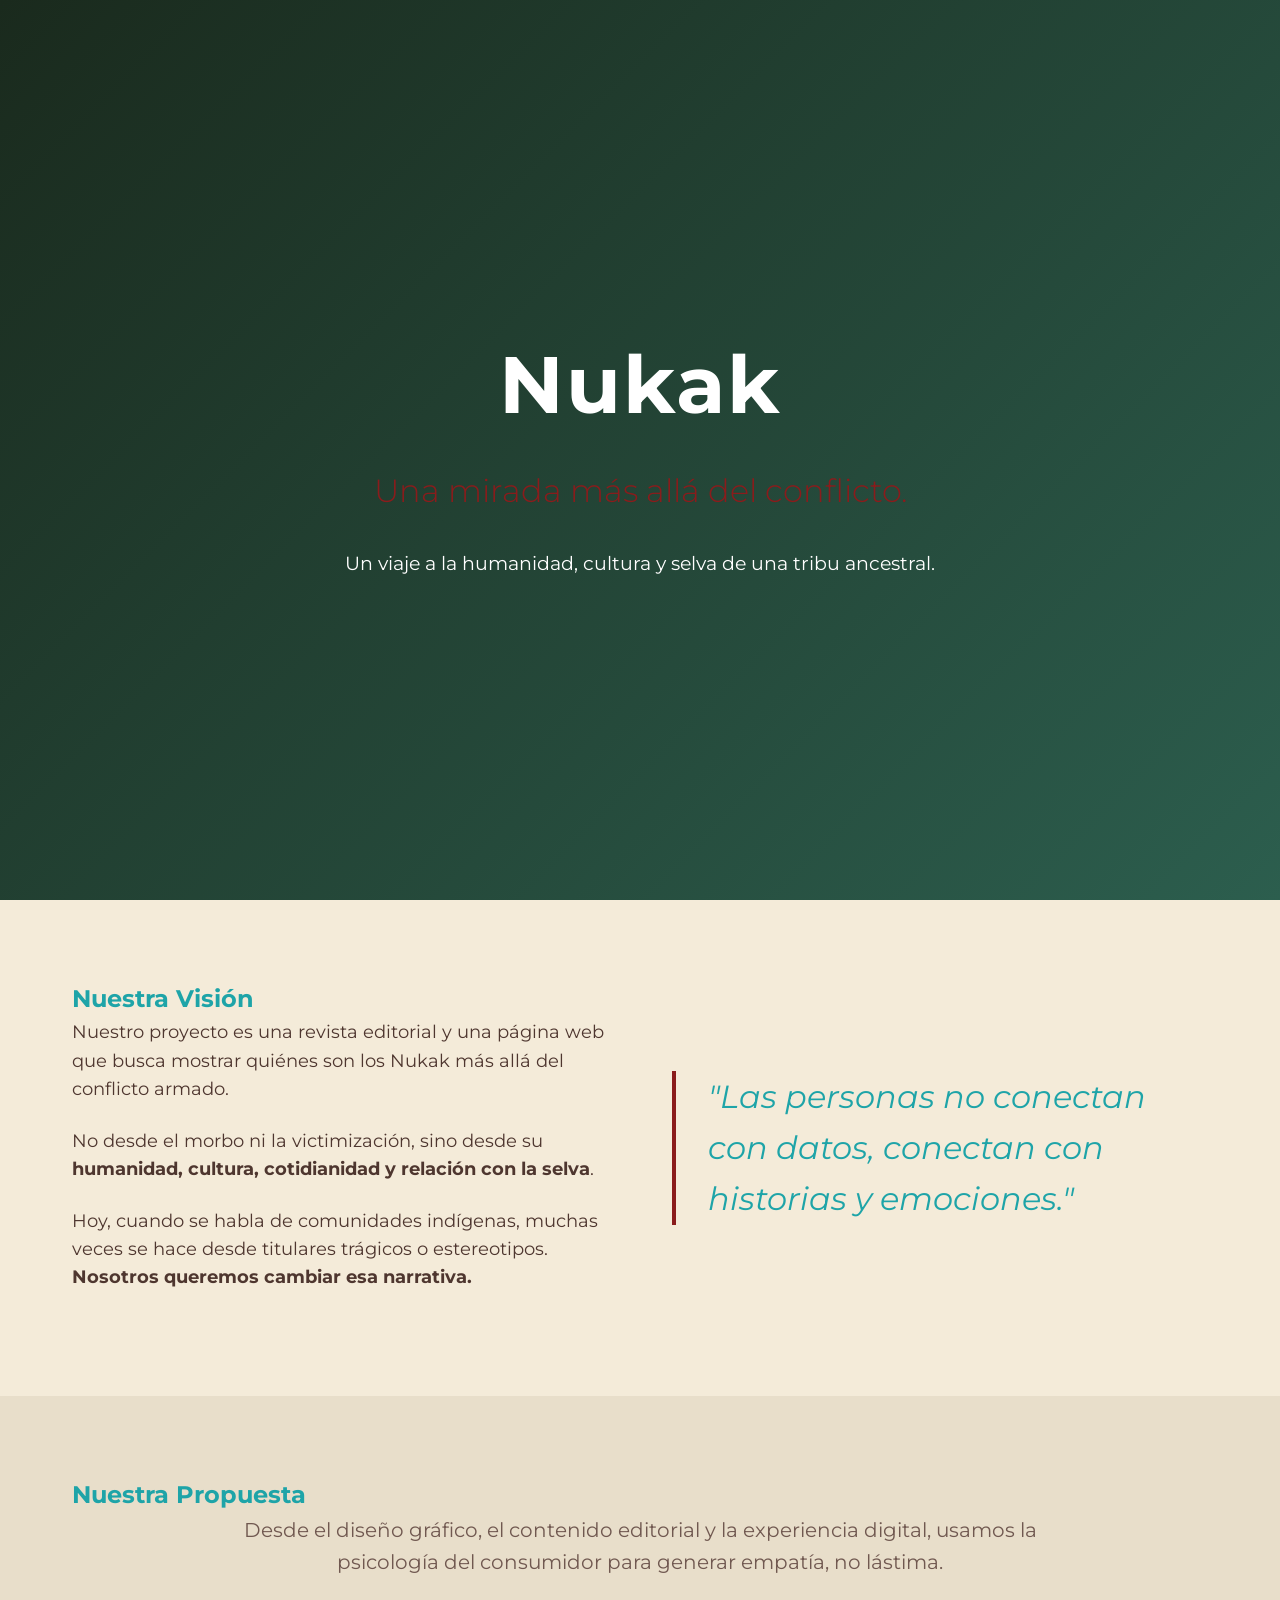
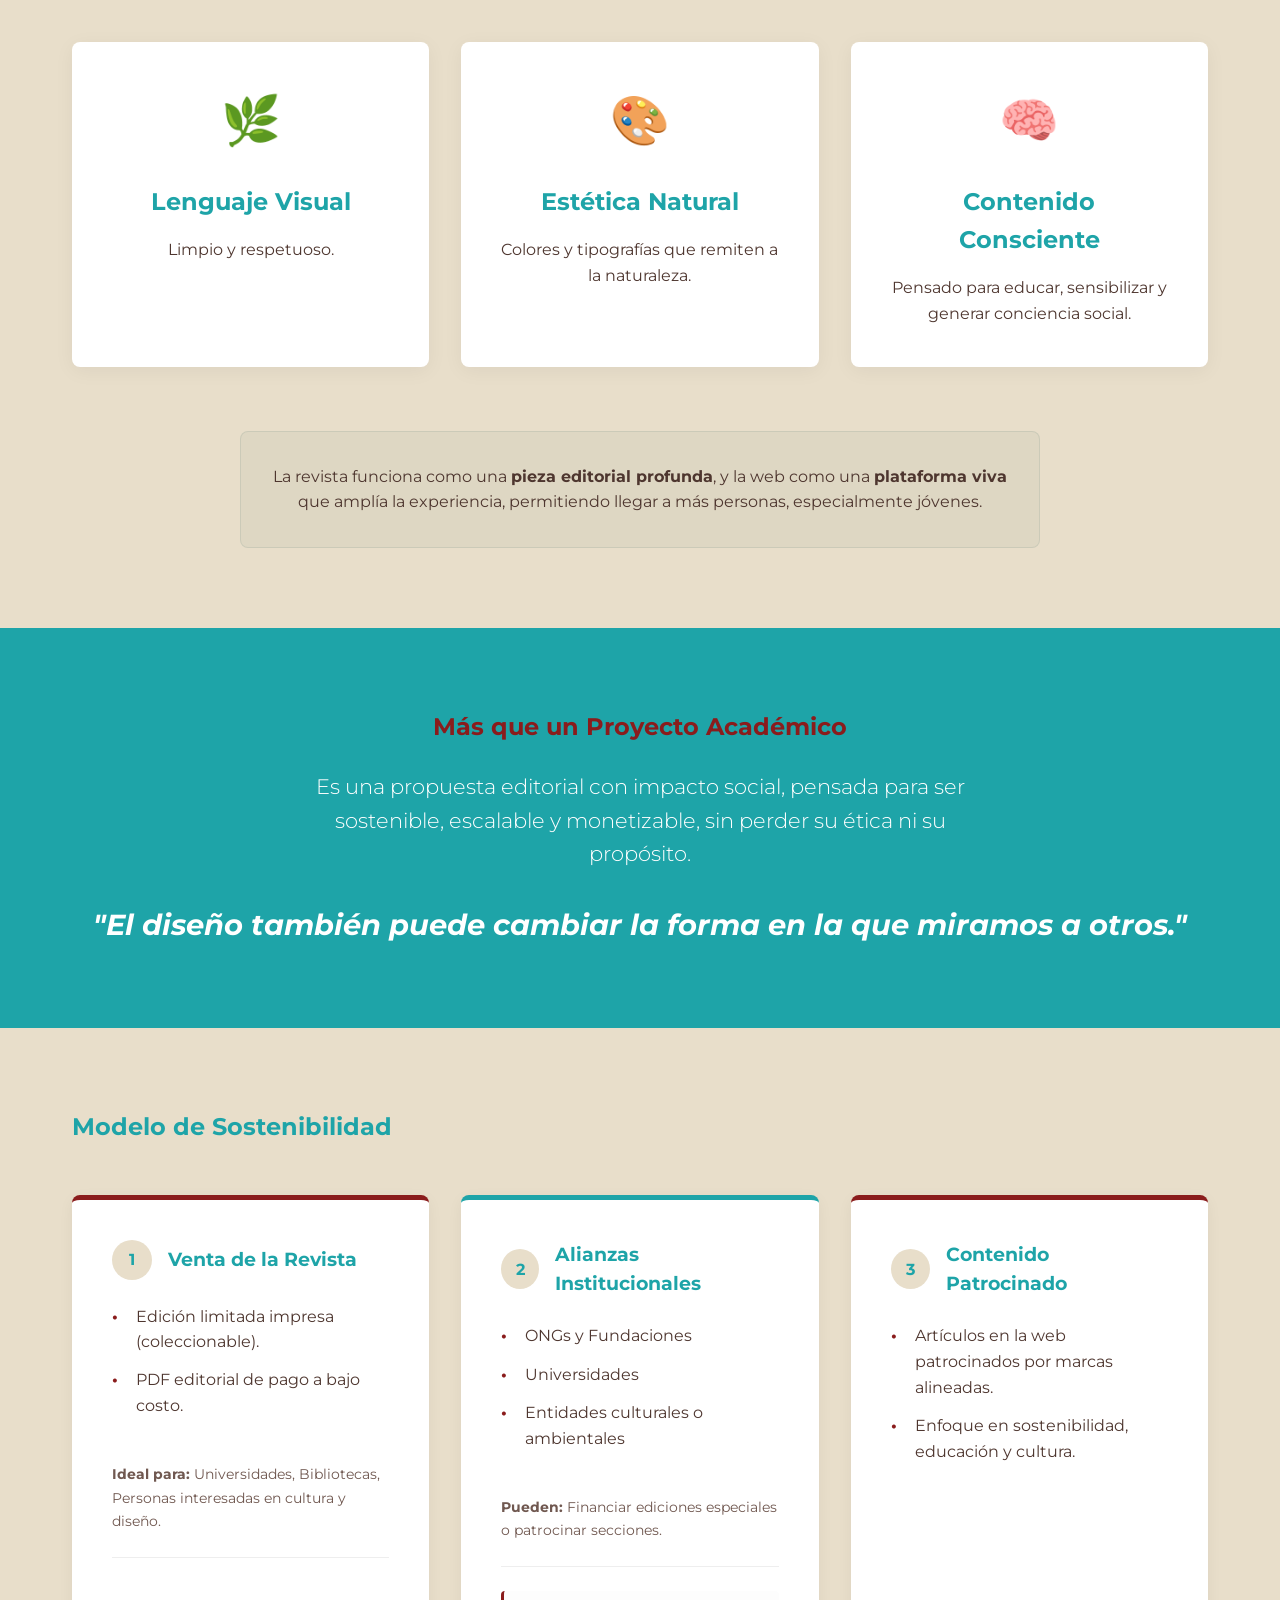
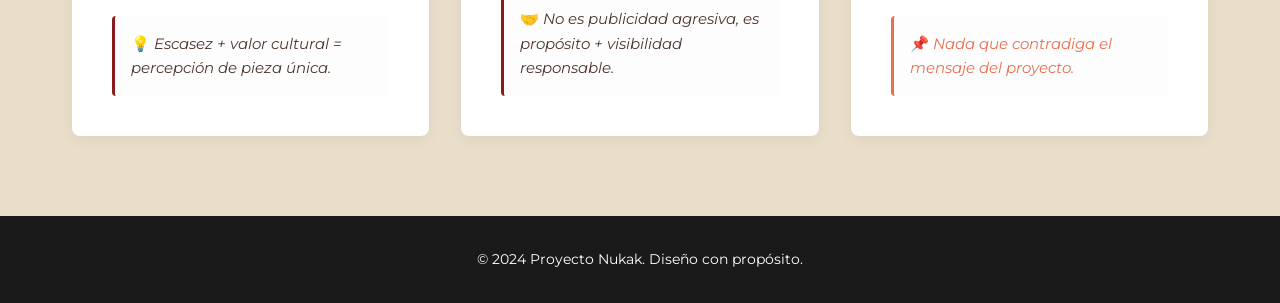
<file: index.html>
<!DOCTYPE html>
<html lang="es">

<head>
    <meta charset="UTF-8">
    <meta name="viewport" content="width=device-width, initial-scale=1.0">
    <title>Nukak: Más allá del conflicto</title>
    <meta name="description"
        content="Una revista y web que muestra la humanidad, cultura y relación con la selva de la tribu Nukak.">
    <link rel="preconnect" href="https://fonts.googleapis.com">
    <link rel="preconnect" href="https://fonts.gstatic.com" crossorigin>
    <link href="https://fonts.googleapis.com/css2?family=Montserrat:wght@300;400;600;700&display=swap" rel="stylesheet">
    <link rel="stylesheet" href="style.css">
</head>

<body>

    <header class="hero">
        <div class="hero-overlay"></div>
        <div class="container hero-content">
            <h1 class="fade-in-up">Nukak</h1>
            <p class="subtitle fade-in-up delay-1">Una mirada más allá del conflicto.</p>
            <p class="hero-text fade-in-up delay-2">Un viaje a la humanidad, cultura y selva de una tribu ancestral.</p>
        </div>
    </header>

    <section class="vision section">
        <div class="container">
            <div class="grid-2">
                <div class="vision-text">
                    <h2>Nuestra Visión</h2>
                    <p>Nuestro proyecto es una revista editorial y una página web que busca mostrar quiénes son los
                        Nukak más allá del conflicto armado.</p>
                    <p>No desde el morbo ni la victimización, sino desde su <strong>humanidad, cultura, cotidianidad y
                            relación con la selva</strong>.</p>
                    <p>Hoy, cuando se habla de comunidades indígenas, muchas veces se hace desde titulares trágicos o
                        estereotipos. <strong>Nosotros queremos cambiar esa narrativa.</strong></p>
                </div>
                <div class="vision-highlight">
                    <blockquote>
                        "Las personas no conectan con datos, conectan con historias y emociones."
                    </blockquote>
                </div>
            </div>
        </div>
    </section>

    <section class="approach section alt-bg">
        <div class="container">
            <h2>Nuestra Propuesta</h2>
            <p class="intro-text">Desde el diseño gráfico, el contenido editorial y la experiencia digital, usamos la
                psicología del consumidor para generar empatía, no lástima.</p>

            <div class="pillars-grid">
                <div class="pillar-card">
                    <div class="icon">🌿</div>
                    <h3>Lenguaje Visual</h3>
                    <p>Limpio y respetuoso.</p>
                </div>
                <div class="pillar-card">
                    <div class="icon">🎨</div>
                    <h3>Estética Natural</h3>
                    <p>Colores y tipografías que remiten a la naturaleza.</p>
                </div>
                <div class="pillar-card">
                    <div class="icon">🧠</div>
                    <h3>Contenido Consciente</h3>
                    <p>Pensado para educar, sensibilizar y generar conciencia social.</p>
                </div>
            </div>

            <div class="dual-purpose">
                <p>La revista funciona como una <strong>pieza editorial profunda</strong>, y la web como una
                    <strong>plataforma viva</strong> que amplía la experiencia, permitiendo llegar a más personas,
                    especialmente jóvenes.
                </p>
            </div>
        </div>
    </section>

    <section class="impact section">
        <div class="container text-center">
            <h2>Más que un Proyecto Académico</h2>
            <p>Es una propuesta editorial con impacto social, pensada para ser sostenible, escalable y monetizable, sin
                perder su ética ni su propósito.</p>
            <h3>"El diseño también puede cambiar la forma en la que miramos a otros."</h3>
        </div>
    </section>

    <section class="monetization section alt-bg">
        <div class="container">
            <h2>Modelo de Sostenibilidad</h2>
            <div class="monetization-grid">

                <div class="monetization-card">
                    <div class="card-header">
                        <span class="number">1</span>
                        <h3>Venta de la Revista</h3>
                    </div>
                    <ul class="features-list">
                        <li>Edición limitada impresa (coleccionable).</li>
                        <li>PDF editorial de pago a bajo costo.</li>
                    </ul>
                    <div class="target-audience">
                        <strong>Ideal para:</strong> Universidades, Bibliotecas, Personas interesadas en cultura y
                        diseño.
                    </div>
                    <div class="psychology-note">
                        💡 <em>Escasez + valor cultural = percepción de pieza única.</em>
                    </div>
                </div>

                <div class="monetization-card">
                    <div class="card-header">
                        <span class="number">2</span>
                        <h3>Alianzas Institucionales</h3>
                    </div>
                    <ul class="features-list">
                        <li>ONGs y Fundaciones</li>
                        <li>Universidades</li>
                        <li>Entidades culturales o ambientales</li>
                    </ul>
                    <div class="target-audience">
                        <strong>Pueden:</strong> Financiar ediciones especiales o patrocinar secciones.
                    </div>
                    <div class="psychology-note">
                        🤝 <em>No es publicidad agresiva, es propósito + visibilidad responsable.</em>
                    </div>
                </div>

                <div class="monetization-card">
                    <div class="card-header">
                        <span class="number">3</span>
                        <h3>Contenido Patrocinado</h3>
                    </div>
                    <ul class="features-list">
                        <li>Artículos en la web patrocinados por marcas alineadas.</li>
                        <li>Enfoque en sostenibilidad, educación y cultura.</li>
                    </ul>
                    <div class="psychology-note warning">
                        📌 <em>Nada que contradiga el mensaje del proyecto.</em>
                    </div>
                </div>

            </div>
        </div>
    </section>

    <footer>
        <div class="container">
            <p>&copy; 2024 Proyecto Nukak. Diseño con propósito.</p>
        </div>
    </footer>

</body>

</html>
</file>
<file: style.css>
/* Base Styles and Variables */
:root {
    --color-primary: #1EA4A8;
    /* Teal */
    --color-secondary: #8A1C1C;
    /* Deep Red */
    --color-tertiary: #4E362F;
    /* Brown */

    --color-accent: #8A1C1C;
    --color-text: #4E362F;
    /* Brown for text */
    --color-text-light: #705850;
    --color-bg: #F4EBD9;
    /* Cream */
    --color-bg-alt: #E8DECA;

    --font-heading: 'Montserrat', sans-serif;
    --font-body: 'Montserrat', sans-serif;

    --spacing-unit: 1rem;
    --border-radius: 8px;
    --transition: all 0.3s ease;
}

* {
    margin: 0;
    padding: 0;
    box-sizing: border-box;
}

body {
    font-family: var(--font-body);
    background-color: var(--color-bg);
    color: var(--color-text);
    line-height: 1.6;
    overflow-x: hidden;
}

h1,
h2,
h3,
h4,
h5,
h6 {
    font-family: var(--font-heading);
    color: var(--color-primary);
    font-weight: 700;
}

.container {
    max-width: 1200px;
    margin: 0 auto;
    padding: 0 2rem;
}

.section {
    padding: 5rem 0;
}

.alt-bg {
    background-color: var(--color-bg-alt);
}

.text-center {
    text-align: center;
}

/* Hero Section */
.hero {
    height: 100vh;
    display: flex;
    align-items: center;
    justify-content: center;
    text-align: center;
    position: relative;
    overflow: hidden;
    /* Clean gradient fallback since image gen failed */
    background: linear-gradient(135deg, #1a2a1d 0%, #2C5E4E 100%);
    color: white;
}

.hero::before {
    content: '';
    position: absolute;
    top: 0;
    left: 0;
    right: 0;
    bottom: 0;
    background: url('https://images.unsplash.com/photo-1542273917363-3b1817f69a2d?q=80&w=2074&auto=format&fit=crop') center/cover no-repeat;
    opacity: 0.4;
    mix-blend-mode: overlay;
    z-index: 0;
}

.hero-content {
    position: relative;
    z-index: 1;
}

.hero h1 {
    font-size: 5rem;
    color: #fff;
    margin-bottom: 1rem;
    letter-spacing: 2px;
}

.hero .subtitle {
    font-size: 2rem;
    font-weight: 300;
    margin-bottom: 2rem;
    color: var(--color-accent);
}

.hero-text {
    font-size: 1.2rem;
    max-width: 600px;
    margin: 0 auto;
    opacity: 0.9;
}

/* Animations */
.fade-in-up {
    opacity: 0;
    animation: fadeInUp 1s ease forwards;
    transform: translateY(20px);
}

.delay-1 {
    animation-delay: 0.3s;
}

.delay-2 {
    animation-delay: 0.6s;
}

@keyframes fadeInUp {
    to {
        opacity: 1;
        transform: translateY(0);
    }
}

/* Vision Section */
.grid-2 {
    display: grid;
    grid-template-columns: 1fr 1fr;
    gap: 4rem;
    align-items: center;
}

.vision-text p {
    margin-bottom: 1.5rem;
    font-size: 1.1rem;
}

.vision-highlight blockquote {
    font-family: var(--font-heading);
    font-size: 2rem;
    font-style: italic;
    color: var(--color-primary);
    border-left: 4px solid var(--color-accent);
    padding-left: 2rem;
    margin: 2rem 0;
}

/* Approach Section */
.intro-text {
    text-align: center;
    max-width: 800px;
    margin: 0 auto 4rem auto;
    font-size: 1.25rem;
    color: var(--color-text-light);
}

.pillars-grid {
    display: grid;
    grid-template-columns: repeat(auto-fit, minmax(280px, 1fr));
    gap: 2rem;
    margin-bottom: 4rem;
}

.pillar-card {
    background: white;
    padding: 2.5rem;
    border-radius: var(--border-radius);
    text-align: center;
    box-shadow: 0 4px 20px rgba(0, 0, 0, 0.05);
    transition: var(--transition);
}

.pillar-card:hover {
    transform: translateY(-5px);
    box-shadow: 0 10px 30px rgba(0, 0, 0, 0.1);
}

.pillar-card .icon {
    font-size: 3rem;
    margin-bottom: 1.5rem;
}

.pillar-card h3 {
    margin-bottom: 1rem;
    font-size: 1.5rem;
}

.dual-purpose {
    text-align: center;
    max-width: 800px;
    margin: 0 auto;
    padding: 2rem;
    background: rgba(44, 94, 78, 0.05);
    /* Tint of primary */
    border-radius: var(--border-radius);
    border: 1px solid rgba(44, 94, 78, 0.1);
}

/* Impact Section */
.impact {
    background: var(--color-primary);
    color: white;
    position: relative;
}

.impact h2 {
    color: var(--color-accent);
    margin-bottom: 1.5rem;
}

.impact p {
    font-size: 1.3rem;
    max-width: 700px;
    margin: 0 auto 2rem auto;
    font-weight: 300;
}

.impact h3 {
    color: white;
    font-size: 1.8rem;
    font-style: italic;
}

/* Monetization Section */
.monetization-grid {
    display: grid;
    grid-template-columns: repeat(auto-fit, minmax(300px, 1fr));
    gap: 2rem;
    margin-top: 3rem;
}

.monetization-card {
    background: white;
    padding: 2.5rem;
    border-radius: var(--border-radius);
    box-shadow: 0 4px 15px rgba(0, 0, 0, 0.05);
    border-top: 5px solid var(--color-secondary);
    display: flex;
    flex-direction: column;
}

.monetization-card:nth-child(2) {
    border-top-color: var(--color-primary);
}

.monetization-card:nth-child(3) {
    border-top-color: var(--color-accent);
}

.card-header {
    display: flex;
    align-items: center;
    margin-bottom: 1.5rem;
}

.card-header .number {
    background: var(--color-bg-alt);
    width: 40px;
    height: 40px;
    display: flex;
    align-items: center;
    justify-content: center;
    border-radius: 50%;
    font-weight: bold;
    color: var(--color-primary);
    margin-right: 1rem;
    font-family: var(--font-heading);
}

.features-list {
    list-style: none;
    margin-bottom: 2rem;
}

.features-list li {
    margin-bottom: 0.8rem;
    padding-left: 1.5rem;
    position: relative;
}

.features-list li::before {
    content: '•';
    color: var(--color-accent);
    position: absolute;
    left: 0;
    font-weight: bold;
}

.target-audience {
    font-size: 0.9rem;
    color: var(--color-text-light);
    margin-bottom: 1.5rem;
    padding-bottom: 1.5rem;
    border-bottom: 1px solid #eee;
}

.psychology-note {
    margin-top: auto;
    font-size: 0.95rem;
    background: #fdfdfd;
    padding: 1rem;
    border-radius: 4px;
    border-left: 3px solid var(--color-accent);
}

.psychology-note.warning {
    border-left-color: #e76f51;
    /* Alert color */
    color: #e76f51;
}

/* Footer */
footer {
    background: #1a1a1a;
    color: white;
    padding: 2rem 0;
    text-align: center;
    font-size: 0.9rem;
}

/* Responsive */
@media (max-width: 768px) {
    .hero h1 {
        font-size: 3rem;
    }

    .grid-2 {
        grid-template-columns: 1fr;
    }

    .vision-highlight {
        order: -1;
    }
}
</file>
